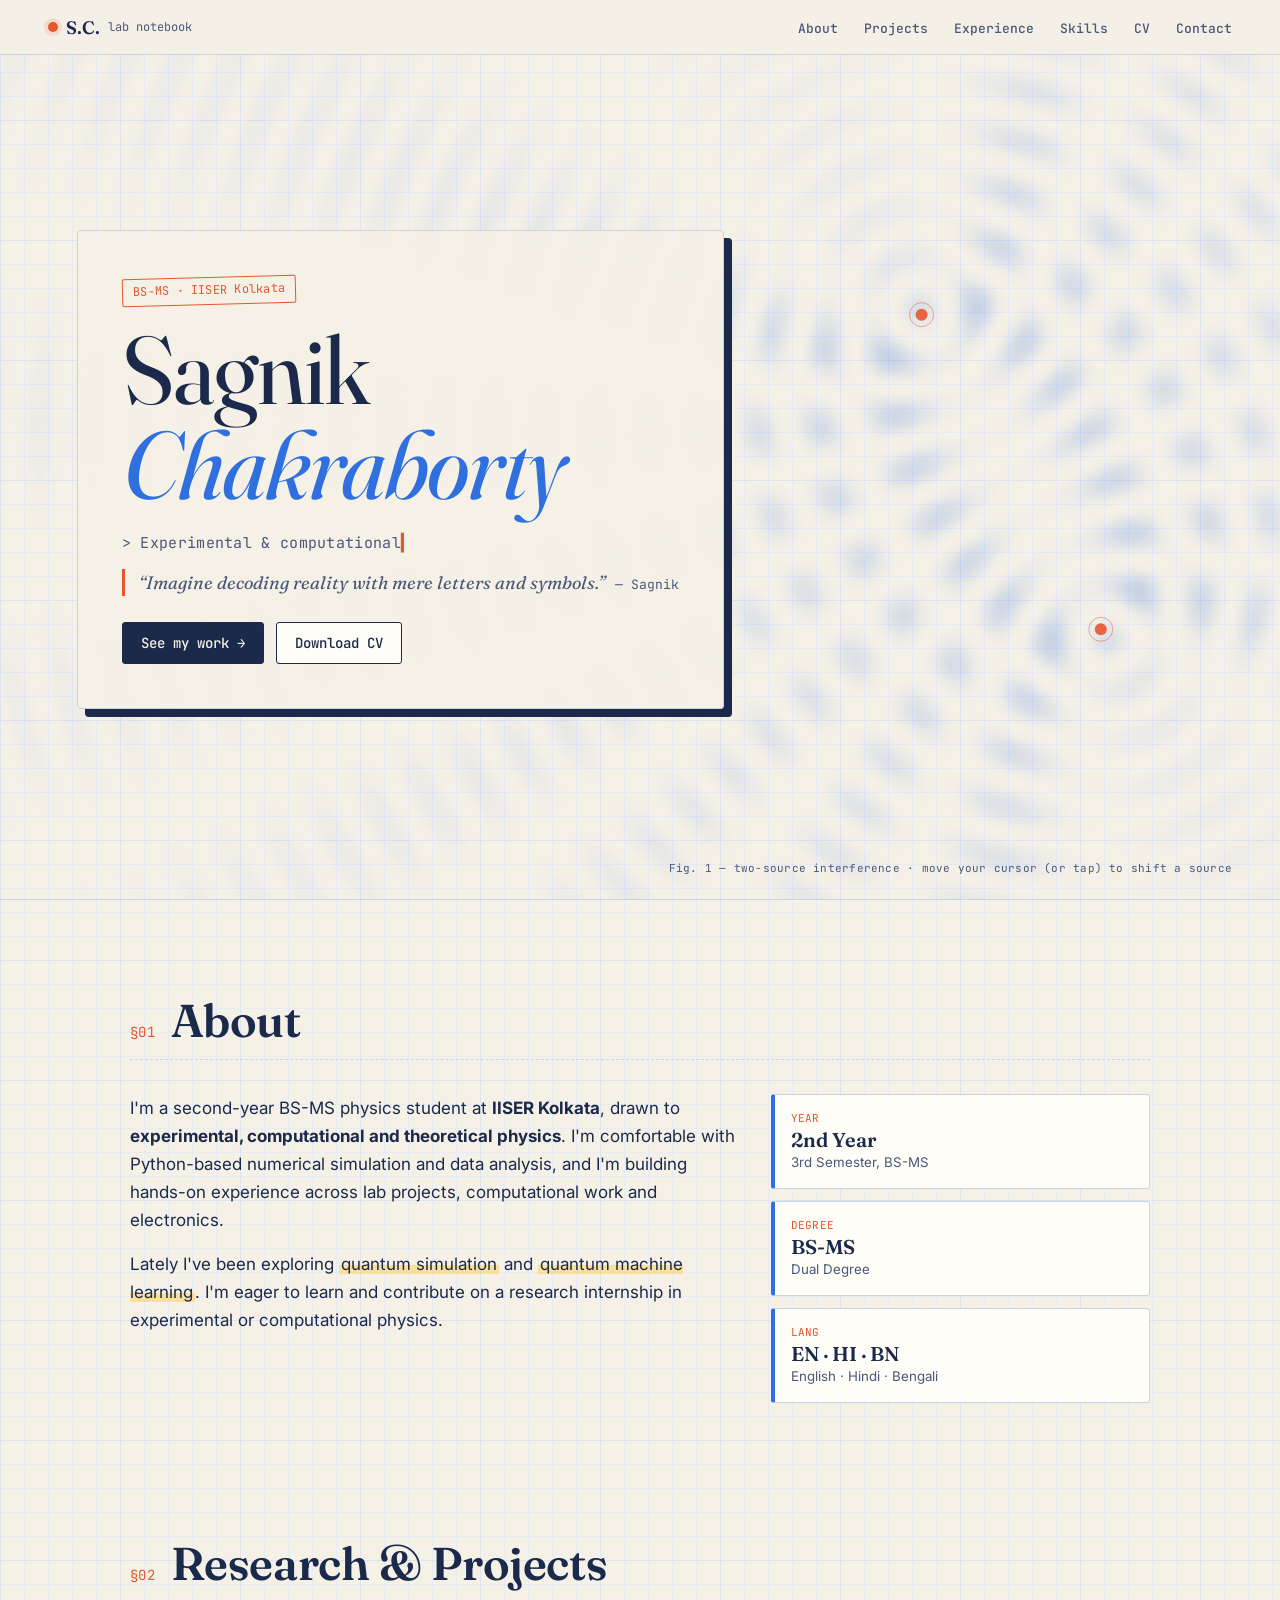
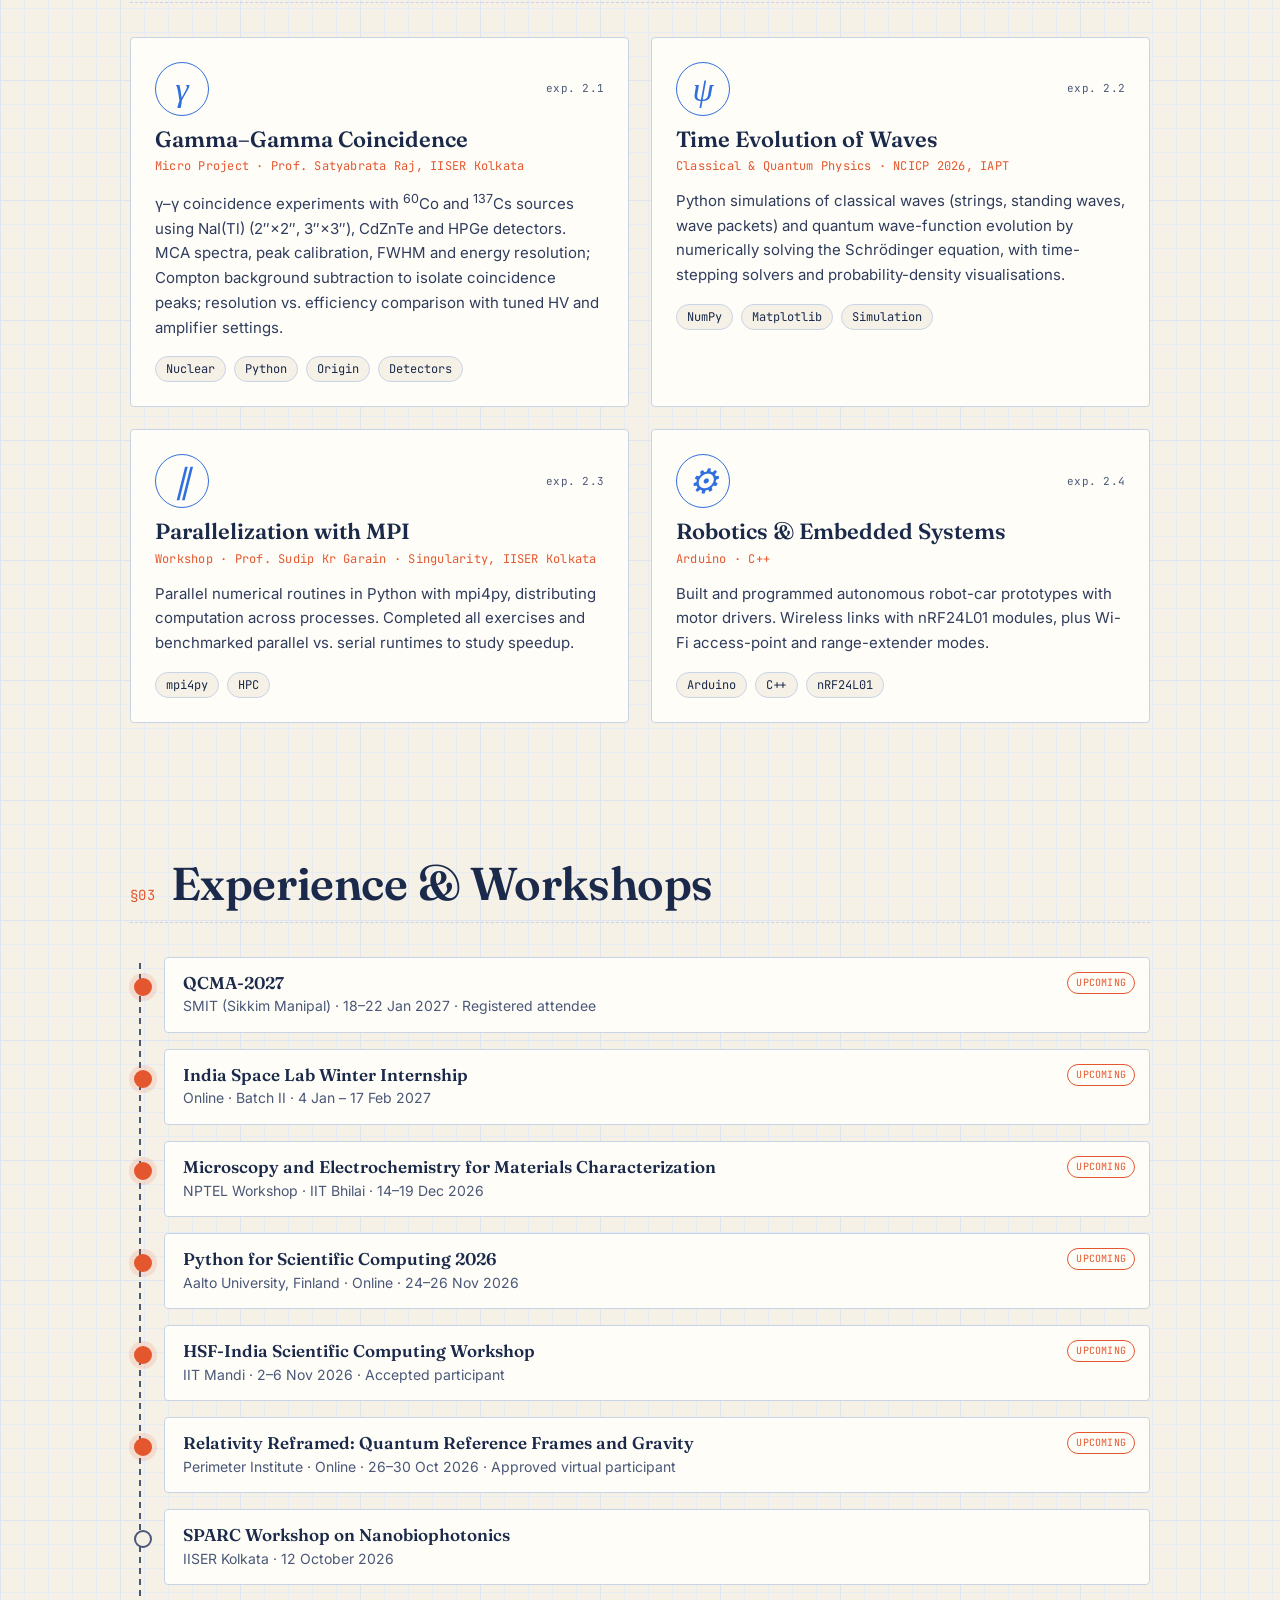
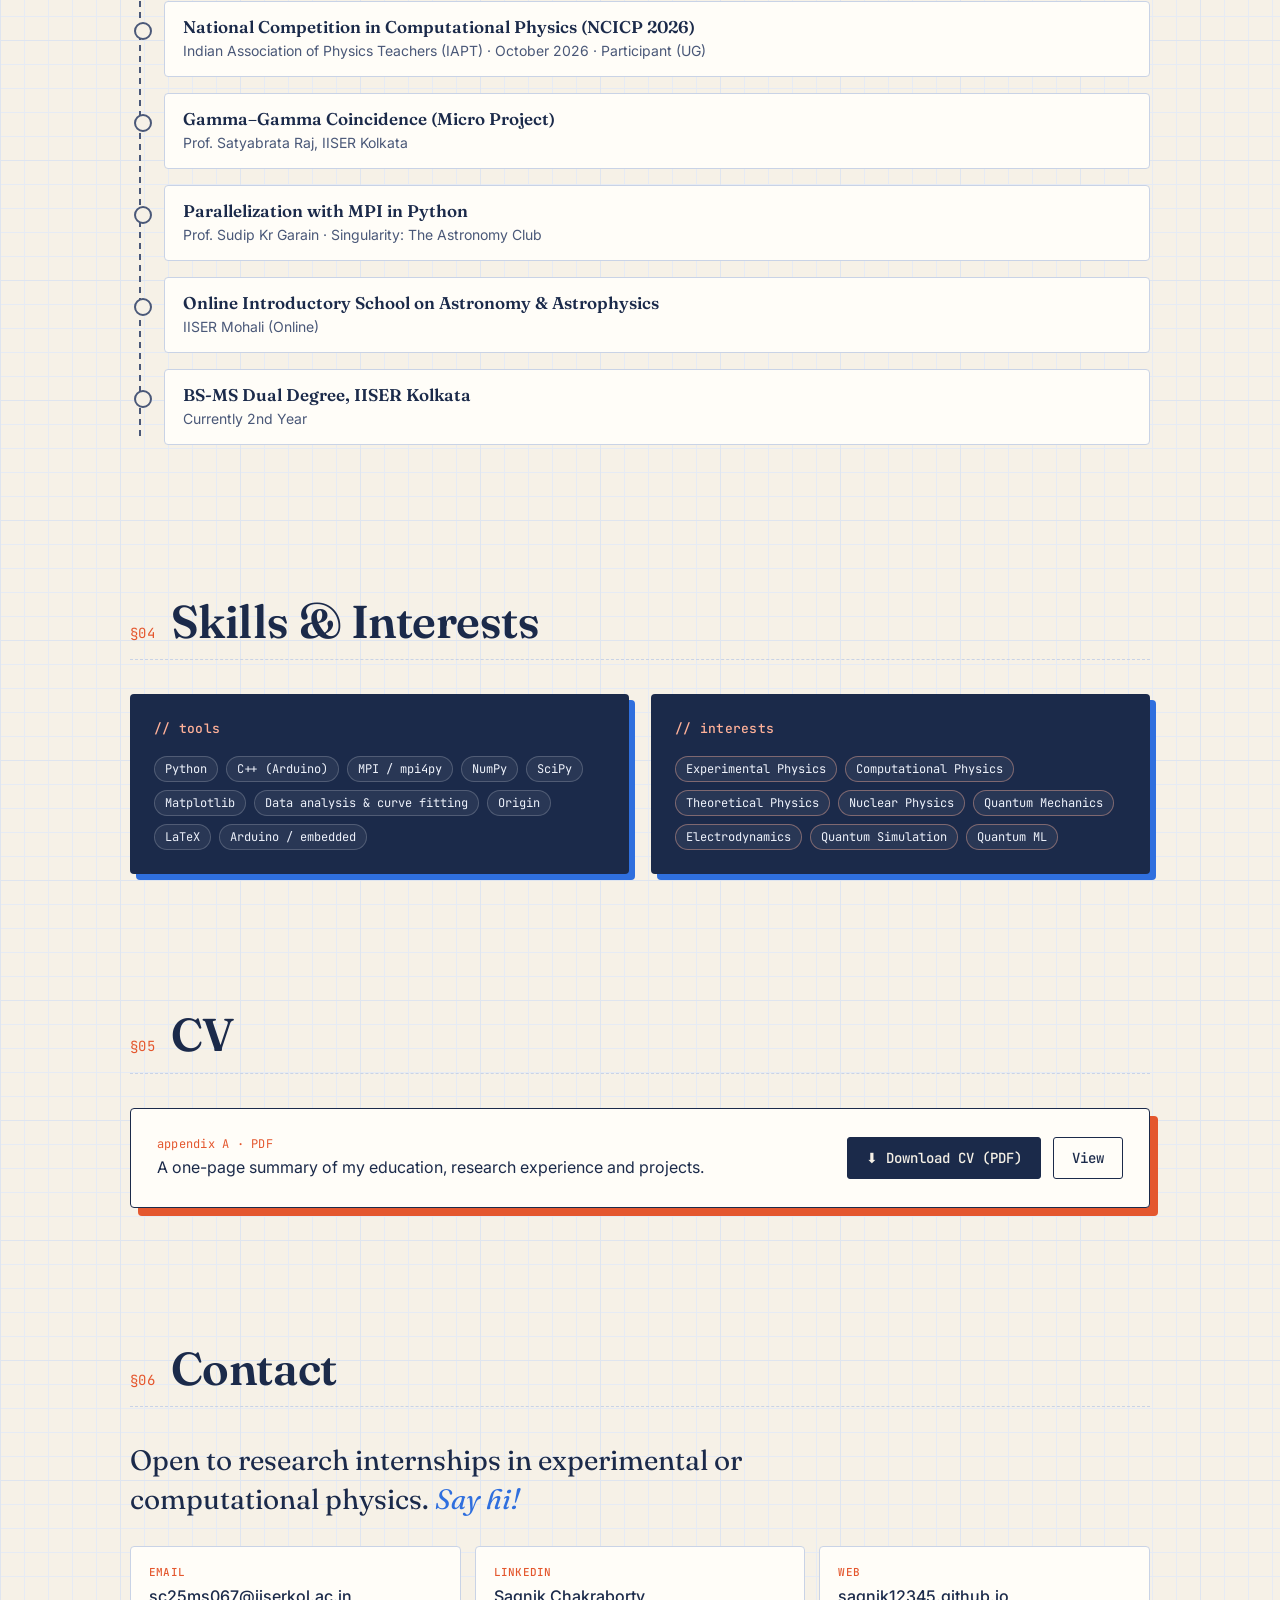
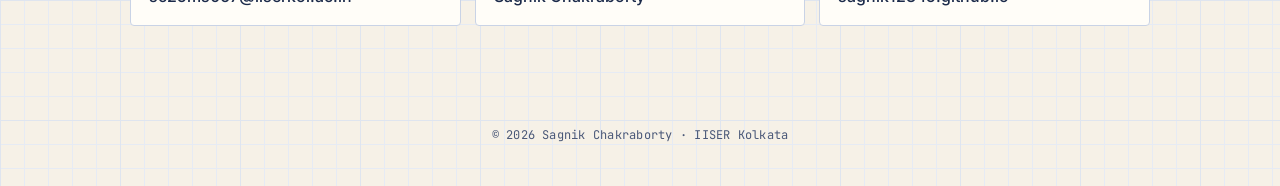
<file: index.html>
<!DOCTYPE html>
<html lang="en"><head>
<meta charset="utf-8"><meta name="viewport" content="width=device-width,initial-scale=1">
<title>Sagnik Chakraborty · Lab Notebook</title>
<meta name="description" content="Sagnik Chakraborty, BS-MS physics student at IISER Kolkata: experimental, computational &amp; theoretical physics, quantum simulation and quantum ML.">
<link rel="preconnect" href="https://fonts.googleapis.com"><link rel="preconnect" href="https://fonts.gstatic.com" crossorigin>
<link href="https://fonts.googleapis.com/css2?family=Fraunces:ital,opsz,wght@0,9..144,400;0,9..144,600;1,9..144,400&family=Inter:wght@400;500;600&family=JetBrains+Mono:wght@400;500&display=swap" rel="stylesheet">
<link rel="stylesheet" href="style.css">
</head><body>
<div class="progress" id="progress"></div>
<nav class="nav"><a class="logo" href="#top"><span class="dot"></span>S.C. <em>lab notebook</em></a>
<button class="burger" aria-label="Menu" onclick="document.body.classList.toggle('open')"><span></span><span></span></button>
<ul><li><a href="#about">About</a></li><li><a href="#projects">Projects</a></li><li><a href="#experience">Experience</a></li><li><a href="#skills">Skills</a></li><li><a href="#cv">CV</a></li><li><a href="#contact">Contact</a></li></ul></nav>

<header id="top" class="hero">
<canvas id="field" aria-hidden="true"></canvas>
<div class="hero-in">
<p class="mono stamp">BS-MS · IISER Kolkata</p>
<h1>Sagnik<br><em>Chakraborty</em></h1>
<p class="tag mono">&gt; <span id="typed"></span><span class="caret">▍</span></p>
<blockquote class="quote">“Imagine decoding reality with mere letters and symbols.” <cite>— Sagnik</cite></blockquote>
<div class="btns"><a class="btn pri" href="#projects">See my work →</a><a class="btn" href="assets/Sagnik_cv_updated.pdf" download>Download CV</a></div>
</div>
<p class="hint mono">Fig. 1 — two-source interference · move your cursor (or tap) to shift a source</p>
</header>

<main>
<section id="about" class="sec reveal"><div class="sh"><span class="mono num">§01</span><h2>About</h2></div>
<div class="about">
<div class="note">
<p>I'm a second-year BS-MS physics student at <b>IISER Kolkata</b>, drawn to <b>experimental, computational and theoretical physics</b>. I'm comfortable with Python-based numerical simulation and data analysis, and I'm building hands-on experience across lab projects, computational work and electronics.</p>
<p>Lately I've been exploring <mark>quantum simulation</mark> and <mark>quantum machine learning</mark>. I'm eager to learn and contribute on a research internship in experimental or computational physics.</p>
</div>
<aside class="facts">
<div><span class="mono">year</span><b>2nd Year</b><small>3rd Semester, BS-MS</small></div>
<div><span class="mono">degree</span><b>BS-MS</b><small>Dual Degree</small></div>
<div><span class="mono">lang</span><b>EN · HI · BN</b><small>English · Hindi · Bengali</small></div>
</aside></div></section>

<section id="projects" class="sec reveal"><div class="sh"><span class="mono num">§02</span><h2>Research &amp; Projects</h2></div>
<div class="cards">
<article class="card reveal"><div class="ch"><span class="sym">γ</span><span class="mono fig">exp. 2.1</span></div><h3>Gamma–Gamma Coincidence</h3><p class="meta mono">Micro Project · Prof. Satyabrata Raj, IISER Kolkata</p>
<p>γ–γ coincidence experiments with <sup>60</sup>Co and <sup>137</sup>Cs sources using NaI(Tl) (2″×2″, 3″×3″), CdZnTe and HPGe detectors. MCA spectra, peak calibration, FWHM and energy resolution; Compton background subtraction to isolate coincidence peaks; resolution vs. efficiency comparison with tuned HV and amplifier settings.</p>
<div class="tags"><i>Nuclear</i><i>Python</i><i>Origin</i><i>Detectors</i></div></article>
<article class="card reveal"><div class="ch"><span class="sym">ψ</span><span class="mono fig">exp. 2.2</span></div><h3>Time Evolution of Waves</h3><p class="meta mono">Classical &amp; Quantum Physics · NCICP 2026, IAPT</p>
<p>Python simulations of classical waves (strings, standing waves, wave packets) and quantum wave-function evolution by numerically solving the Schrödinger equation, with time-stepping solvers and probability-density visualisations.</p>
<div class="tags"><i>NumPy</i><i>Matplotlib</i><i>Simulation</i></div></article>
<article class="card reveal"><div class="ch"><span class="sym">∥</span><span class="mono fig">exp. 2.3</span></div><h3>Parallelization with MPI</h3><p class="meta mono">Workshop · Prof. Sudip Kr Garain · Singularity, IISER Kolkata</p>
<p>Parallel numerical routines in Python with mpi4py, distributing computation across processes. Completed all exercises and benchmarked parallel vs. serial runtimes to study speedup.</p>
<div class="tags"><i>mpi4py</i><i>HPC</i></div></article>
<article class="card reveal"><div class="ch"><span class="sym">⚙</span><span class="mono fig">exp. 2.4</span></div><h3>Robotics &amp; Embedded Systems</h3><p class="meta mono">Arduino · C++</p>
<p>Built and programmed autonomous robot-car prototypes with motor drivers. Wireless links with nRF24L01 modules, plus Wi-Fi access-point and range-extender modes.</p>
<div class="tags"><i>Arduino</i><i>C++</i><i>nRF24L01</i></div></article>
</div></section>

<section id="experience" class="sec reveal"><div class="sh"><span class="mono num">§03</span><h2>Experience &amp; Workshops</h2></div>
<ol class="tl">
<li class="ti up"><span class="pill mono">upcoming</span><b>QCMA-2027</b><p>SMIT (Sikkim Manipal) · 18–22 Jan 2027 · Registered attendee</p></li>
<li class="ti up"><span class="pill mono">upcoming</span><b>India Space Lab Winter Internship</b><p>Online · Batch II · 4 Jan – 17 Feb 2027</p></li>
<li class="ti up"><span class="pill mono">upcoming</span><b>Microscopy and Electrochemistry for Materials Characterization</b><p>NPTEL Workshop · IIT Bhilai · 14–19 Dec 2026</p></li>
<li class="ti up"><span class="pill mono">upcoming</span><b>Python for Scientific Computing 2026</b><p>Aalto University, Finland · Online · 24–26 Nov 2026</p></li>
<li class="ti up"><span class="pill mono">upcoming</span><b>HSF-India Scientific Computing Workshop</b><p>IIT Mandi · 2–6 Nov 2026 · Accepted participant</p></li>
<li class="ti up"><span class="pill mono">upcoming</span><b>Relativity Reframed: Quantum Reference Frames and Gravity</b><p>Perimeter Institute · Online · 26–30 Oct 2026 · Approved virtual participant</p></li>
<li class="ti"><b>SPARC Workshop on Nanobiophotonics</b><p>IISER Kolkata · 12 October 2026</p></li>
<li class="ti"><b>National Competition in Computational Physics (NCICP 2026)</b><p>Indian Association of Physics Teachers (IAPT) · October 2026 · Participant (UG)</p></li>
<li class="ti"><b>Gamma–Gamma Coincidence (Micro Project)</b><p>Prof. Satyabrata Raj, IISER Kolkata</p></li>
<li class="ti"><b>Parallelization with MPI in Python</b><p>Prof. Sudip Kr Garain · Singularity: The Astronomy Club</p></li>
<li class="ti"><b>Online Introductory School on Astronomy &amp; Astrophysics</b><p>IISER Mohali (Online)</p></li>
<li class="ti"><b>BS-MS Dual Degree, IISER Kolkata</b><p>Currently 2nd Year</p></li>
</ol></section>

<section id="skills" class="sec reveal"><div class="sh"><span class="mono num">§04</span><h2>Skills &amp; Interests</h2></div>
<div class="sk"><div class="panel"><h3 class="mono">// tools</h3><div class="chips">
<i>Python</i><i>C++ (Arduino)</i><i>MPI / mpi4py</i><i>NumPy</i><i>SciPy</i><i>Matplotlib</i><i>Data analysis &amp; curve fitting</i><i>Origin</i><i>LaTeX</i><i>Arduino / embedded</i></div></div>
<div class="panel"><h3 class="mono">// interests</h3><div class="chips alt">
<i>Experimental Physics</i><i>Computational Physics</i><i>Theoretical Physics</i><i>Nuclear Physics</i><i>Quantum Mechanics</i><i>Electrodynamics</i><i>Quantum Simulation</i><i>Quantum ML</i></div></div></div></section>

<section id="cv" class="sec reveal"><div class="sh"><span class="mono num">§05</span><h2>CV</h2></div>
<div class="cvbox"><div><p class="mono small">appendix A · PDF</p><p>A one-page summary of my education, research experience and projects.</p></div>
<div class="btns"><a class="btn pri" href="assets/Sagnik_cv_updated.pdf" download>⬇ Download CV (PDF)</a><a class="btn" href="assets/Sagnik_cv_updated.pdf" target="_blank" rel="noopener">View</a></div></div></section>

<section id="contact" class="sec reveal"><div class="sh"><span class="mono num">§06</span><h2>Contact</h2></div>
<p class="lead">Open to research internships in experimental or computational physics. <em>Say hi!</em></p>
<div class="links">
<a href="mailto:sc25ms067@iiserkol.ac.in"><span class="mono">email</span>sc25ms067@iiserkol.ac.in</a>
<a href="https://www.linkedin.com/in/sagnik-chakraborty-5211aa3a5" target="_blank" rel="noopener"><span class="mono">linkedin</span>Sagnik Chakraborty</a>
<a href="https://sagnik12345.github.io/"><span class="mono">web</span>sagnik12345.github.io</a>
</div></section>
</main>
<footer class="mono">© 2026 Sagnik Chakraborty · IISER Kolkata</footer>
<script src="main.js"></script>
</body></html>
</file>
<file: style.css>
:root{--paper:#f6f1e7;--paper2:#efe8da;--ink:#1b2a4a;--ink2:#4a5878;--line:#c9d3e6;--grid:#dfe5ef;--acc:#e4572e;--acc2:#2f6fde;--card:#fffdf8;
--serif:'Fraunces',Georgia,serif;--sans:'Inter',system-ui,sans-serif;--mono:'JetBrains Mono',ui-monospace,monospace}
*{box-sizing:border-box;margin:0;padding:0}
html{scroll-behavior:smooth;scroll-padding-top:70px}
body{font:16px/1.65 var(--sans);color:var(--ink);background:var(--paper);
background-image:linear-gradient(var(--grid) 1px,transparent 1px),linear-gradient(90deg,var(--grid) 1px,transparent 1px),linear-gradient(#e6ebf4 1px,transparent 1px),linear-gradient(90deg,#e6ebf4 1px,transparent 1px);
background-size:120px 120px,120px 120px,24px 24px,24px 24px;-webkit-font-smoothing:antialiased}
a{color:inherit}.mono{font-family:var(--mono);letter-spacing:.02em}
.progress{position:fixed;top:0;left:0;height:3px;width:0;background:linear-gradient(90deg,var(--acc2),var(--acc));z-index:60}
.nav{position:fixed;inset:0 0 auto;z-index:50;display:flex;align-items:center;justify-content:space-between;padding:14px clamp(18px,4vw,48px);background:#f6f1e7cc;backdrop-filter:blur(10px);border-bottom:1px solid var(--line)}
.logo{font:600 18px var(--serif);text-decoration:none;display:flex;align-items:center;gap:8px}
.logo em{font:400 12px var(--mono);color:var(--ink2);font-style:normal}
.dot{width:10px;height:10px;border-radius:50%;background:var(--acc);box-shadow:0 0 0 4px #e4572e22}
.nav ul{list-style:none;display:flex;gap:26px}
.nav ul a{font:500 13px var(--mono);text-decoration:none;color:var(--ink2);position:relative}
.nav ul a:after{content:"";position:absolute;left:0;right:100%;bottom:-4px;height:2px;background:var(--acc);transition:right .3s}
.nav ul a:hover{color:var(--ink)}.nav ul a:hover:after{right:0}
.burger{display:none;background:none;border:0;width:32px;height:24px;position:relative;cursor:pointer}
.burger span{position:absolute;left:4px;right:4px;height:2px;background:var(--ink);transition:.3s}
.burger span:first-child{top:7px}.burger span:last-child{top:15px}
.hero{position:relative;min-height:100vh;display:flex;align-items:center;padding:110px clamp(18px,6vw,90px) 70px;overflow:hidden;border-bottom:1px solid var(--line)}
#field{position:absolute;inset:0;width:100%;height:100%;opacity:.9}
.hero-in{position:relative;max-width:680px;background:#f6f1e7d9;backdrop-filter:blur(3px);border:1px solid var(--line);padding:clamp(22px,4vw,44px);border-radius:4px;box-shadow:8px 8px 0 var(--ink)}
.stamp{display:inline-block;font-size:12px;color:var(--acc);border:1.5px solid var(--acc);padding:3px 10px;border-radius:2px;transform:rotate(-1.5deg);margin-bottom:18px}
h1{font:400 clamp(46px,8vw,96px)/.98 var(--serif);letter-spacing:-.02em}
h1 em{font-style:italic;color:var(--acc2)}
.tag{margin:20px 0 14px;font-size:15px;color:var(--ink2);min-height:1.6em}
.caret{color:var(--acc);animation:bl 1s steps(1) infinite}@keyframes bl{50%{opacity:0}}
.quote{font:italic 18px/1.5 var(--serif);color:var(--ink2);border-left:3px solid var(--acc);padding-left:14px;margin:0 0 26px}
.quote cite{font:13px var(--mono);font-style:normal;margin-left:6px}
.btns{display:flex;flex-wrap:wrap;gap:12px}
.btn{font:500 14px var(--mono);text-decoration:none;padding:11px 18px;border:1.5px solid var(--ink);border-radius:3px;background:var(--card);transition:transform .2s,box-shadow .2s}
.btn:hover{transform:translate(-2px,-2px);box-shadow:4px 4px 0 var(--ink)}
.btn.pri{background:var(--ink);color:var(--paper)}.btn.pri:hover{box-shadow:4px 4px 0 var(--acc)}
.hint{position:absolute;right:clamp(18px,4vw,48px);bottom:22px;font-size:11px;color:var(--ink2);max-width:60%;text-align:right}
main{max-width:1100px;margin:0 auto;padding:0 clamp(18px,4vw,40px)}
.sec{padding:96px 0 40px}
.sh{display:flex;align-items:baseline;gap:16px;margin-bottom:34px;border-bottom:1.5px dashed var(--line);padding-bottom:12px}
.num{color:var(--acc);font-size:14px}
h2{font:600 clamp(30px,4.5vw,46px)/1.1 var(--serif);letter-spacing:-.01em}
.about{display:grid;grid-template-columns:1.6fr 1fr;gap:34px}
.note p{margin-bottom:16px;font-size:17px}
mark{background:linear-gradient(transparent 55%,#ffd36b99 55%);color:inherit;padding:0 2px}
.facts{display:grid;gap:12px}
.facts div{background:var(--card);border:1px solid var(--line);border-left:4px solid var(--acc2);padding:14px 16px;border-radius:3px;display:grid}
.facts span{font-size:11px;color:var(--acc);text-transform:uppercase}.facts b{font:600 20px var(--serif)}.facts small{color:var(--ink2)}
.cards{display:grid;grid-template-columns:repeat(auto-fit,minmax(min(100%,420px),1fr));gap:22px}
.card{position:relative;background:var(--card);border:1px solid var(--line);border-radius:4px;padding:24px;transition:transform .25s,box-shadow .25s,border-color .25s;overflow:hidden}
.card:before{content:"";position:absolute;inset:0;background:radial-gradient(260px circle at var(--x,-300px) var(--y,-300px),#2f6fde14,transparent 70%);pointer-events:none}
.card:hover{transform:translateY(-4px);box-shadow:6px 6px 0 var(--ink);border-color:var(--ink)}
.ch{display:flex;justify-content:space-between;align-items:center;margin-bottom:10px}
.sym{font:italic 34px/1 var(--serif);color:var(--acc2);width:54px;height:54px;display:grid;place-items:center;border:1.5px solid var(--acc2);border-radius:50%}
.fig{font-size:11px;color:var(--ink2)}
.card h3{font:600 22px/1.25 var(--serif);margin-bottom:4px}
.meta{font-size:12px;color:var(--acc);margin-bottom:12px}
.card p:not(.meta){color:#2f3c5c;font-size:15px}
.tags,.chips{display:flex;flex-wrap:wrap;gap:8px;margin-top:16px}
.tags i,.chips i{font:normal 12px var(--mono);padding:4px 10px;border:1px solid var(--line);border-radius:20px;background:var(--paper)}
.tl{list-style:none;position:relative;padding-left:34px}
.tl:before{content:"";position:absolute;left:9px;top:6px;bottom:6px;width:2px;background:repeating-linear-gradient(var(--ink2) 0 6px,transparent 6px 11px)}
.ti{position:relative;margin-bottom:16px;padding:14px 18px;background:var(--card);border:1px solid var(--line);border-radius:4px;transition:transform .2s}
.ti:hover{transform:translateX(6px)}
.ti:before{content:"";position:absolute;left:-31px;top:20px;width:14px;height:14px;border-radius:50%;background:var(--paper);border:2.5px solid var(--ink2)}
.ti.up:before{border-color:var(--acc);background:var(--acc);box-shadow:0 0 0 5px #e4572e22}
.ti b{font:600 17px/1.35 var(--serif);display:block;padding-right:90px}.ti p{color:var(--ink2);font-size:14px}
.pill{position:absolute;right:14px;top:14px;font-size:10px;text-transform:uppercase;color:var(--acc);border:1px solid var(--acc);padding:2px 8px;border-radius:20px}
.sk{display:grid;grid-template-columns:1fr 1fr;gap:22px}
.panel{background:var(--ink);color:#dfe6f5;border-radius:4px;padding:24px;box-shadow:6px 6px 0 var(--acc2)}
.panel h3{font-size:13px;color:#ffb199;font-weight:500}
.panel .chips i{background:#ffffff10;border-color:#ffffff30;color:#eef2fb}
.panel .chips.alt i{border-color:#ffb19966}
.cvbox{display:flex;flex-wrap:wrap;gap:20px;align-items:center;justify-content:space-between;background:var(--card);border:1.5px solid var(--ink);padding:26px;border-radius:4px;box-shadow:8px 8px 0 var(--acc)}
.small{font-size:12px;color:var(--acc)}
.lead{font:400 clamp(20px,3vw,28px)/1.4 var(--serif);max-width:720px;margin-bottom:26px}.lead em{color:var(--acc2)}
.links{display:grid;grid-template-columns:repeat(auto-fit,minmax(240px,1fr));gap:14px}
.links a{display:grid;gap:2px;text-decoration:none;background:var(--card);border:1px solid var(--line);padding:16px 18px;border-radius:4px;font-weight:500;word-break:break-word;transition:.2s}
.links a span{font-size:11px;color:var(--acc);text-transform:uppercase}
.links a:hover{border-color:var(--ink);box-shadow:4px 4px 0 var(--ink);transform:translate(-2px,-2px)}
footer{text-align:center;font-size:12px;color:var(--ink2);padding:60px 20px 40px}
.reveal{opacity:0;transform:translateY(26px);transition:opacity .8s ease,transform .8s cubic-bezier(.2,.7,.2,1)}
.reveal.in{opacity:1;transform:none}
.cards .card.reveal:nth-child(2){transition-delay:.08s}.cards .card.reveal:nth-child(3){transition-delay:.16s}.cards .card.reveal:nth-child(4){transition-delay:.24s}
@media (max-width:820px){
.burger{display:block}
.nav ul{position:fixed;top:57px;left:0;right:0;flex-direction:column;gap:0;background:var(--paper);border-bottom:1px solid var(--line);max-height:0;overflow:hidden;transition:max-height .35s}
.nav ul a{display:block;padding:14px 22px;font-size:15px}
body.open .nav ul{max-height:400px}
body.open .burger span:first-child{transform:translateY(4px) rotate(45deg)}body.open .burger span:last-child{transform:translateY(-4px) rotate(-45deg)}
.about,.sk{grid-template-columns:1fr}.hint{display:none}.hero-in{box-shadow:5px 5px 0 var(--ink)}.sec{padding-top:72px}}
@media (prefers-reduced-motion:reduce){html{scroll-behavior:auto}.reveal{opacity:1;transform:none;transition:none}.caret{animation:none}}
</file>
